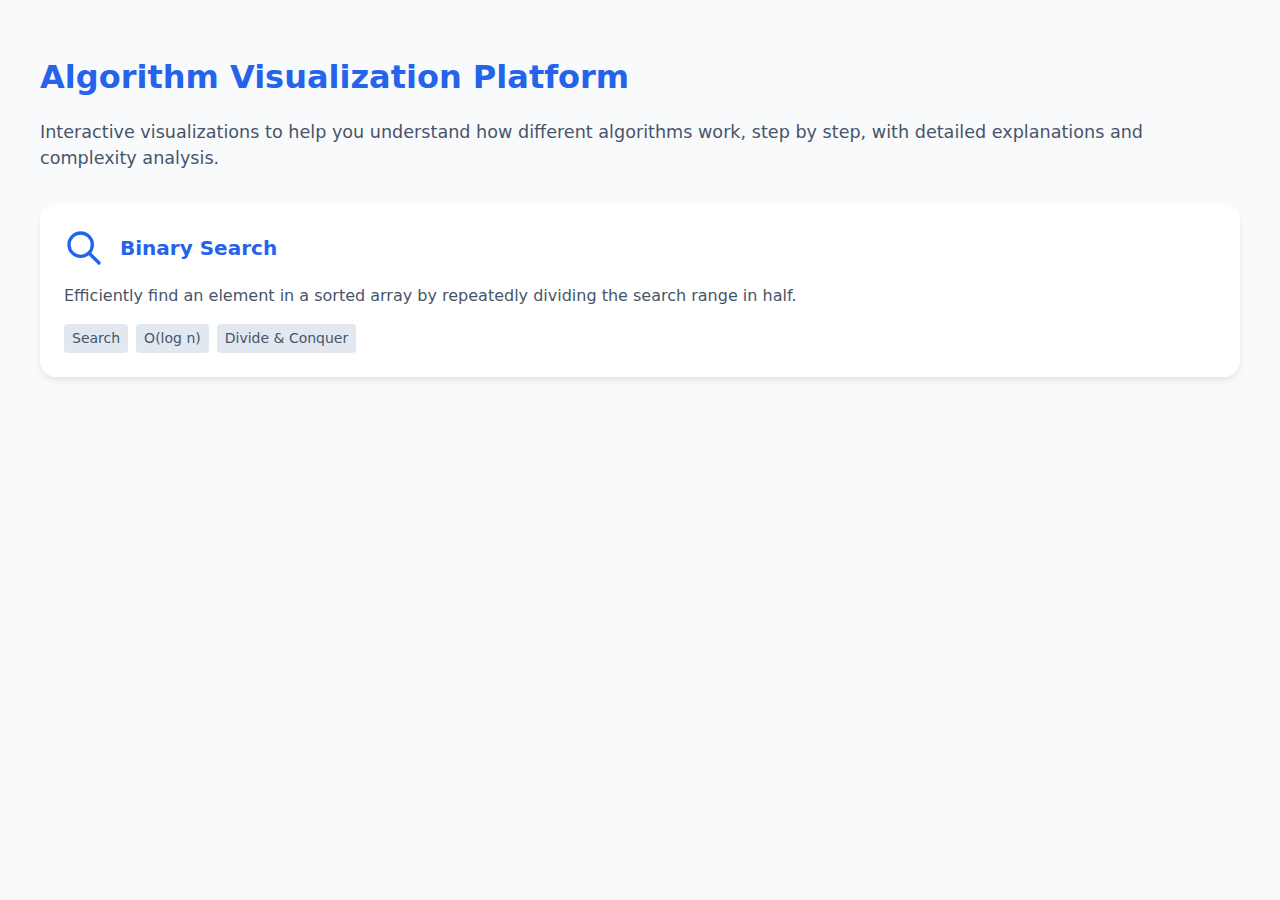
<file: index.html>
<!DOCTYPE html>
<html lang="en">
  <head>
    <meta charset="UTF-8" />
    <meta name="viewport" content="width=device-width, initial-scale=1.0" />
    <title>Algorithm Visualization Platform</title>
    <link rel="stylesheet" href="styles.css" type="text/css"/>
  </head>
  <body>
    <div class="container">
      <header>
        <h1>Algorithm Visualization Platform</h1>
        <p class="subtitle">
          Interactive visualizations to help you understand how different
          algorithms work, step by step, with detailed explanations and
          complexity analysis.
        </p>
      </header>

      <div id="algorithm-grid" class="algorithm-grid">
        <!-- Algorithm cards will be dynamically inserted here -->
      </div>
    </div>

    <script>
      // The algorithms data
      const algorithms = [
        {
          name: "binary-search",
          description:
            "Efficiently find an element in a sorted array by repeatedly dividing the search range in half.",
          tags: ["Search", "O(log n)", "Divide & Conquer"],
        },
        // {
        //     name: 'simple-search',
        //     description: 'A straightforward search algorithm that checks each element in sequence.',
        //     tags: ['Search', 'O(n)', 'Linear']
        // }
        // Add more algorithms here as needed
      ];

      // Function to create an algorithm card
      function createAlgorithmCard(algorithm) {
        const card = document.createElement("div");
        card.className = "algorithm-card";
        card.onclick = () =>
          (window.location.href = `/algorithms/${algorithm.name}/${algorithm.name}.html`);

        const displayName = algorithm.name.replace(/-/g, " ");

        card.innerHTML = `
                <div class="card-header">
                    <div class="algorithm-icon">
                        <svg xmlns="http://www.w3.org/2000/svg" fill="none" viewBox="0 0 24 24" stroke="currentColor">
                            <path stroke-linecap="round" stroke-linejoin="round" stroke-width="2" d="M21 21l-6-6m2-5a7 7 0 11-14 0 7 7 0 0114 0z" />
                        </svg>
                    </div>
                    <h2 class="algorithm-name">${displayName}</h2>
                </div>
                <p class="algorithm-description">${algorithm.description}</p>
                <div class="algorithm-meta">
                    ${algorithm.tags
                      .map((tag) => `<span class="tag">${tag}</span>`)
                      .join("")}
                </div>
            `;

        return card;
      }

      // Function to render algorithm cards
      function renderAlgorithmCards() {
        const grid = document.getElementById("algorithm-grid");
        algorithms.forEach((algorithm) => {
          const card = createAlgorithmCard(algorithm);
          grid.appendChild(card);
        });
      }

      // Render the algorithm cards when the page loads
      window.addEventListener("load", renderAlgorithmCards);
    </script>
  </body>
</html>
</file>
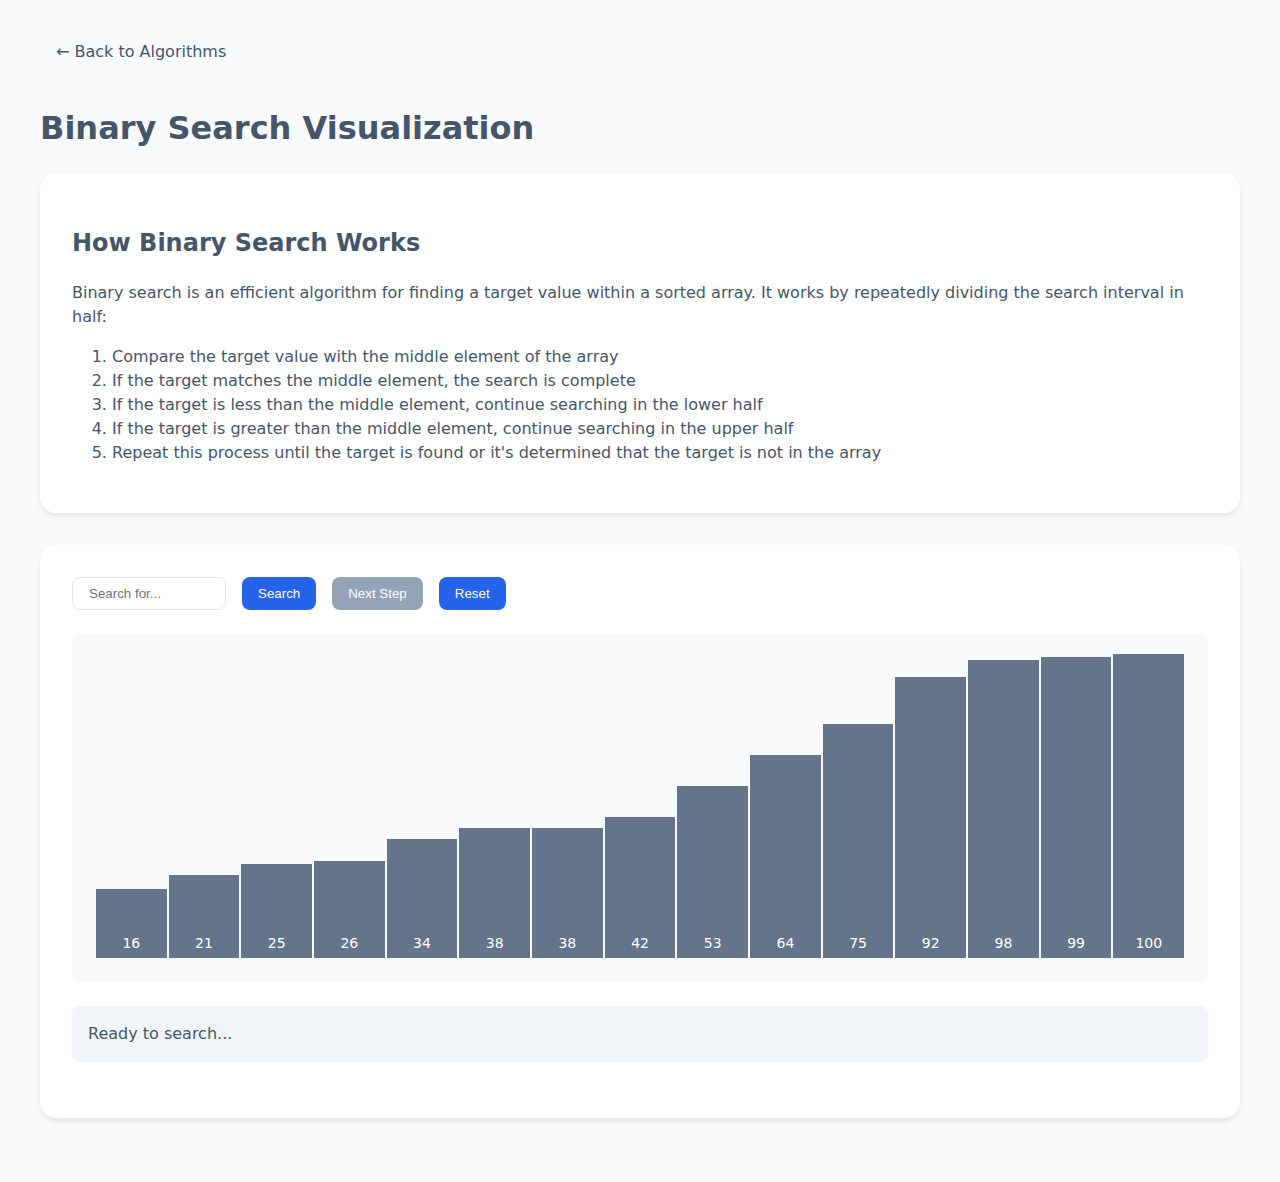
<file: algorithms/binary-search/binary-search.html>
<!-- /algorithms/binary-search/binarySearch.js -->

<!DOCTYPE html>
<html lang="en">
  <head>
    <meta charset="UTF-8" />
    <meta name="viewport" content="width=device-width, initial-scale=1.0" />
    <title>Binary Search Visualization</title>
    <style>
      :root {
        --primary: #2563eb;
        --secondary: #475569;
        --background: #f8fafc;
        --card-bg: #ffffff;
      }

      body {
        font-family: system-ui, -apple-system, sans-serif;
        margin: 0;
        padding: 0;
        background-color: var(--background);
        color: var(--secondary);
        line-height: 1.5;
      }

      .container {
        max-width: 1200px;
        margin: 0 auto;
        padding: 2rem;
      }

      nav {
        margin-bottom: 2rem;
      }

      .back-button {
        display: inline-flex;
        align-items: center;
        gap: 0.5rem;
        color: var(--secondary);
        text-decoration: none;
        padding: 0.5rem 1rem;
        border-radius: 0.5rem;
        transition: background-color 0.2s;
      }

      .back-button:hover {
        background-color: #e2e8f0;
      }

      .visualization-container {
        background: var(--card-bg);
        border-radius: 1rem;
        padding: 2rem;
        margin-bottom: 2rem;
        box-shadow: 0 4px 6px -1px rgb(0 0 0 / 0.1);
      }

      .controls {
        display: flex;
        gap: 1rem;
        margin-bottom: 1.5rem;
      }

      input {
        padding: 0.5rem 1rem;
        border: 1px solid #e2e8f0;
        border-radius: 0.5rem;
        width: 120px;
      }

      button {
        padding: 0.5rem 1rem;
        background-color: var(--primary);
        color: white;
        border: none;
        border-radius: 0.5rem;
        cursor: pointer;
        transition: background-color 0.2s;
      }

      button:hover {
        background-color: #1d4ed8;
      }

      button:disabled {
        background-color: #94a3b8;
        cursor: not-allowed;
      }

      .array-container {
        display: flex;
        align-items: flex-end;
        height: 300px;
        gap: 2px;
        padding: 1.5rem;
        background-color: #f8fafc;
        border-radius: 0.5rem;
        margin-bottom: 1.5rem;
      }

      .array-bar {
        flex: 1;
        background-color: #64748b;
        display: flex;
        justify-content: center;
        align-items: flex-end;
        color: white;
        font-size: 0.875rem;
        transition: all 0.3s ease;
        padding-bottom: 0.25rem;
      }

      .array-bar.current {
        background-color: #22c55e;
      }

      .array-bar.range {
        background-color: var(--primary);
      }

      .status {
        background-color: #f1f5f9;
        padding: 1rem;
        border-radius: 0.5rem;
        margin-bottom: 1.5rem;
      }

      .explanation {
        background: var(--card-bg);
        border-radius: 1rem;
        padding: 2rem;
        margin-bottom: 2rem;
        box-shadow: 0 4px 6px -1px rgb(0 0 0 / 0.1);
      }

      .metrics {
        display: grid;
        grid-template-columns: repeat(auto-fit, minmax(200px, 1fr));
        gap: 1rem;
        margin-top: 1rem;
      }

      .metric-card {
        background-color: #f1f5f9;
        padding: 1rem;
        border-radius: 0.5rem;
        text-align: center;
      }

      .metric-value {
        font-size: 1.5rem;
        font-weight: 600;
        color: var(--primary);
        margin-bottom: 0.5rem;
      }

      .metric-label {
        font-size: 0.875rem;
        color: var(--secondary);
      }
    </style>
  </head>
  <body>
    <div class="container">
      <nav>
        <a href="/" class="back-button"> ← Back to Algorithms </a>
      </nav>

      <h1>Binary Search Visualization</h1>

      <!-- Explanation -->
      <div class="explanation">
        <h2>How Binary Search Works</h2>
        <p>
          Binary search is an efficient algorithm for finding a target value
          within a sorted array. It works by repeatedly dividing the search
          interval in half:
        </p>
        <ol>
          <li>Compare the target value with the middle element of the array</li>
          <li>
            If the target matches the middle element, the search is complete
          </li>
          <li>
            If the target is less than the middle element, continue searching in
            the lower half
          </li>
          <li>
            If the target is greater than the middle element, continue searching
            in the upper half
          </li>
          <li>
            Repeat this process until the target is found or it's determined
            that the target is not in the array
          </li>
        </ol>
      </div>

      <div class="visualization-container">
        <div class="controls">
          <input
            type="number"
            id="searchInput"
            placeholder="Search for..."
            min="1"
            max="100"
          />
          <button id="searchBtn">Search</button>
          <button id="nextBtn" disabled>Next Step</button>
          <button id="resetBtn">Reset</button>
        </div>
        <div class="array-container" id="arrayContainer"></div>
        <div class="status" id="status">Ready to search...</div>

        <!-- Search Analysis -->
        <div id="searchAnalysis"></div>

        <!-- Metrics -->
        <div class="metrics" id="metrics" style="display: none">
          <div class="metric-card">
            <div class="metric-value" id="stepsCount">0</div>
            <div class="metric-label">Steps Taken</div>
          </div>
          <div class="metric-card">
            <div class="metric-value" id="timeComplexity">O(log n)</div>
            <div class="metric-label">Time Complexity</div>
          </div>
          <div class="metric-card">
            <div class="metric-value" id="spaceComplexity">O(1)</div>
            <div class="metric-label">Space Complexity</div>
          </div>
        </div>
      </div>
    </div>
    <script src="binarySearch.js"></script>
  </body>
</html>
</file>
<file: styles.css>
:root {
    --primary: #2563eb;
    --secondary: #475569;
    --background: #f8fafc;
    --card-bg: #ffffff;
}

body {
    font-family: system-ui, -apple-system, BlinkMacSystemFont, 'Segoe UI', Roboto, Oxygen, Ubuntu, Cantarell, 'Open Sans', 'Helvetica Neue', sans-serif;
    margin: 0;
    padding: 0;
    background-color: var(--background);
    color: var(--secondary);
    line-height: 1.5;
}

.container {
    max-width: 1200px;
    margin: 0 auto;
    padding: 2rem;
}

header {
    margin-bottom: 2rem;
}

h1 {
    color: var(--primary);
    margin-bottom: 0.5rem;
}

.subtitle {
    font-size: 1.1rem;
    color: var(--secondary);
}

.algorithm-grid {
    display: grid;
    grid-template-columns: repeat(auto-fit, minmax(300px, 1fr));
    gap: 2rem;
}

.algorithm-card {
    background-color: var(--card-bg);
    border-radius: 1rem;
    padding: 1.5rem;
    box-shadow: 0 4px 6px -1px rgba(0, 0, 0, 0.1);
    cursor: pointer;
    transition: transform 0.2s, box-shadow 0.2s;
}

.algorithm-card:hover {
    transform: translateY(-5px);
    box-shadow: 0 10px 15px -3px rgba(0, 0, 0, 0.1);
}

.card-header {
    display: flex;
    align-items: center;
    margin-bottom: 1rem;
}

.algorithm-icon {
    width: 2.5rem;
    height: 2.5rem;
    margin-right: 1rem;
    color: var(--primary);
}

.algorithm-name {
    margin: 0;
    font-size: 1.25rem;
    color: var(--primary);
    text-transform: capitalize;
}

.algorithm-description {
    margin-bottom: 1rem;
}

.algorithm-meta {
    display: flex;
    flex-wrap: wrap;
    gap: 0.5rem;
}

.tag {
    background-color: #e2e8f0;
    color: var(--secondary);
    padding: 0.25rem 0.5rem;
    border-radius: 0.25rem;
    font-size: 0.875rem;
}
</file>
